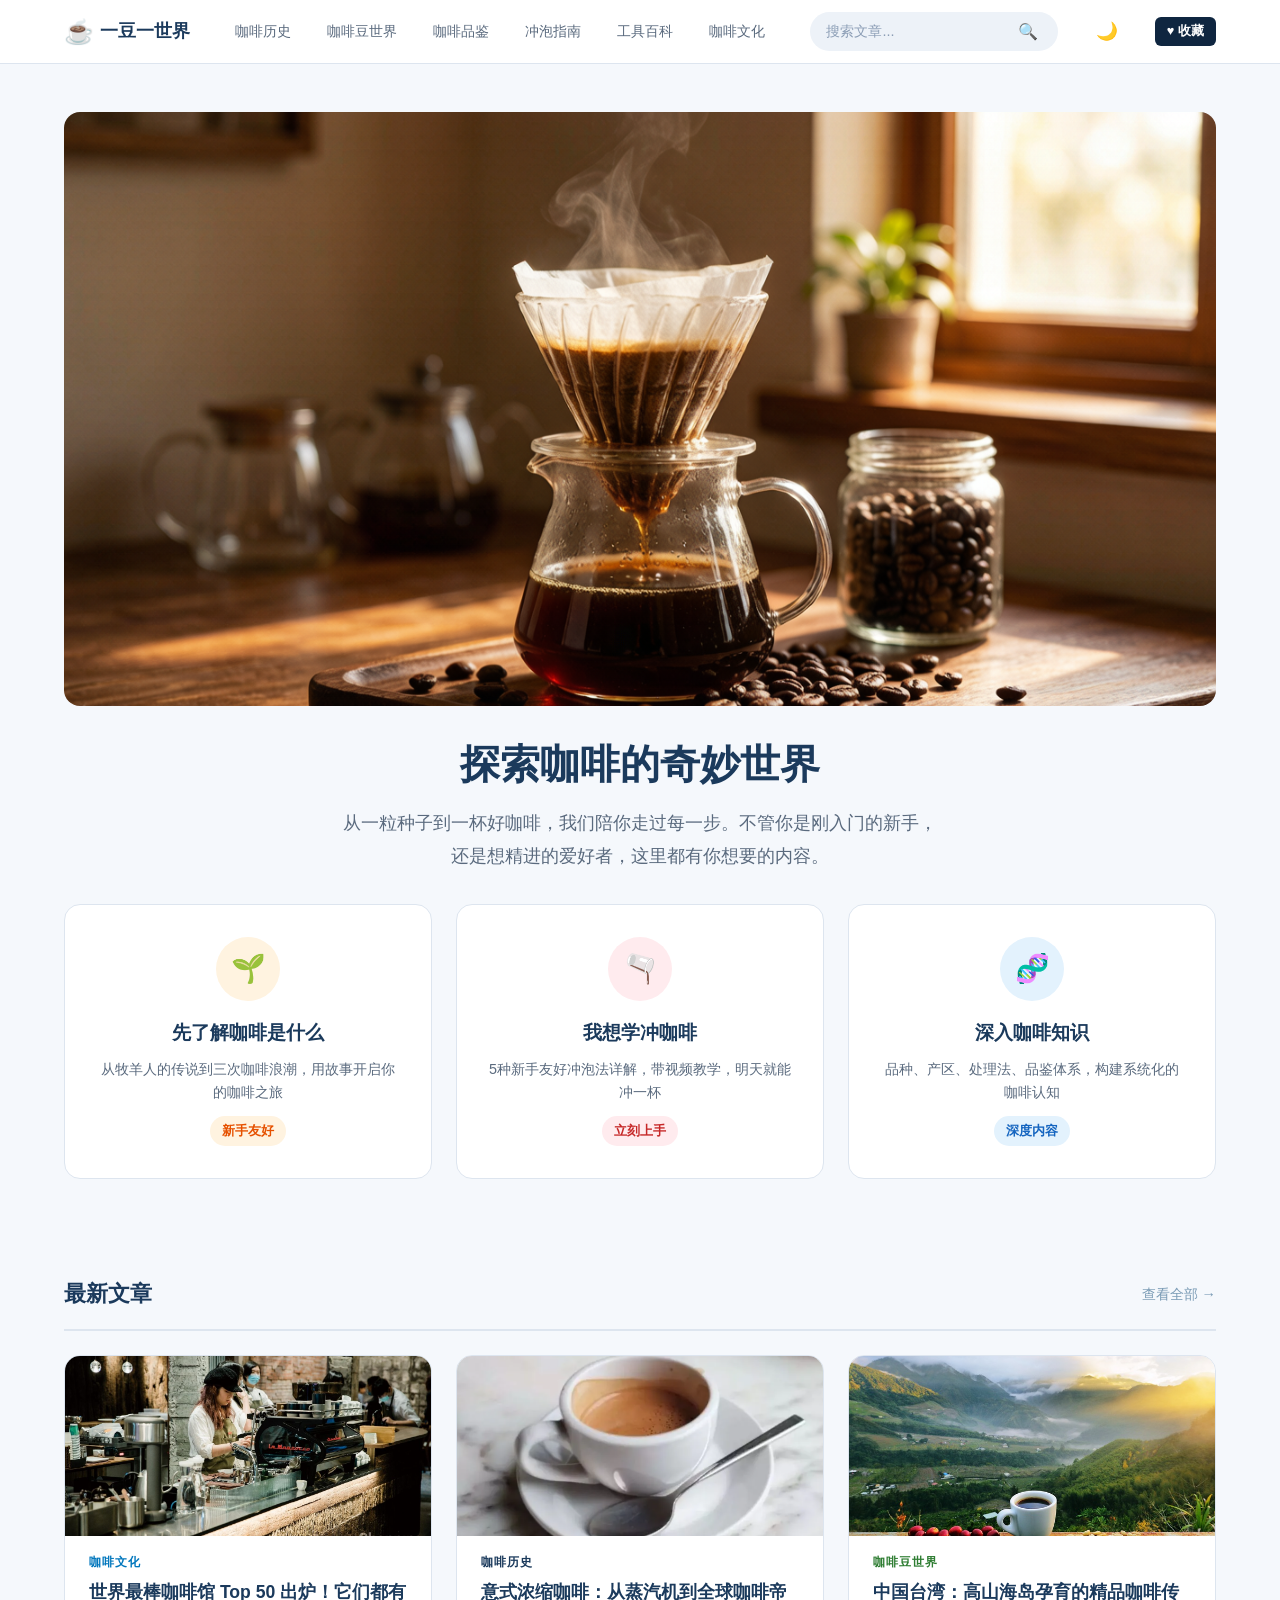
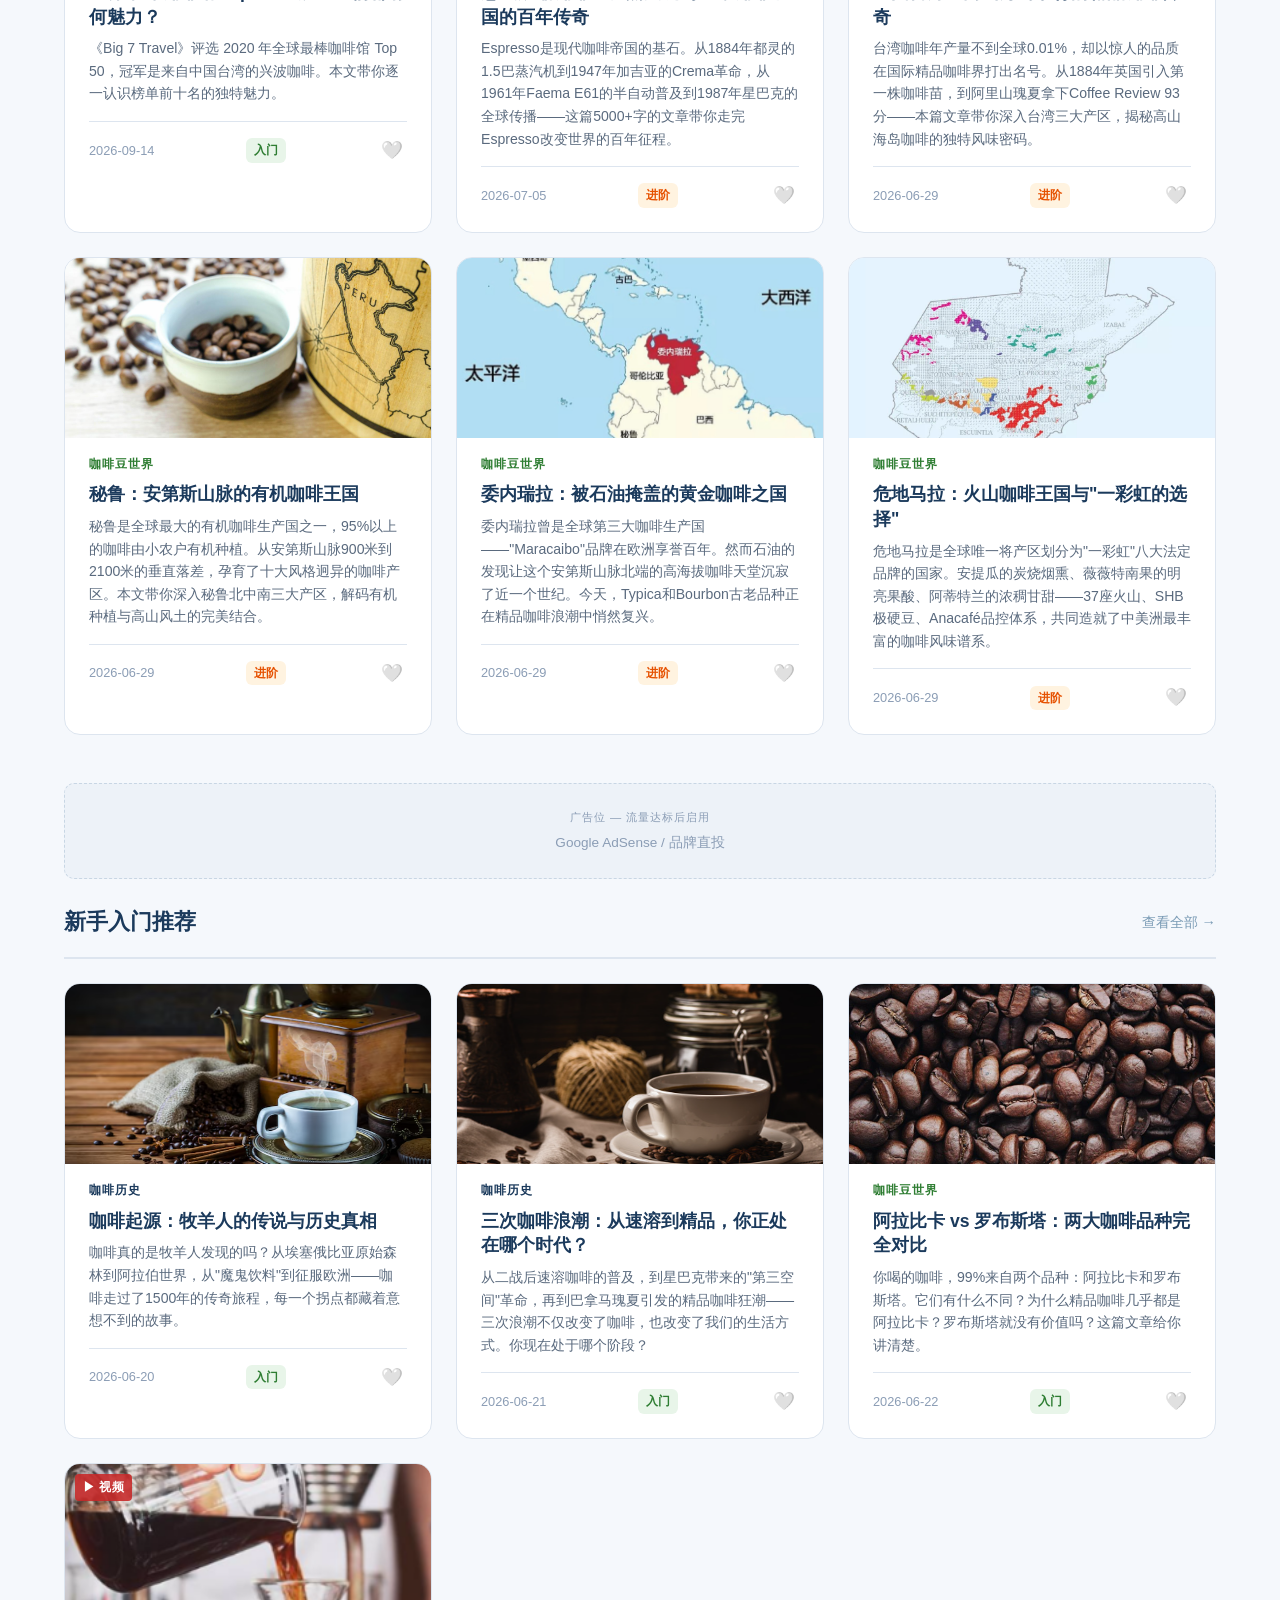
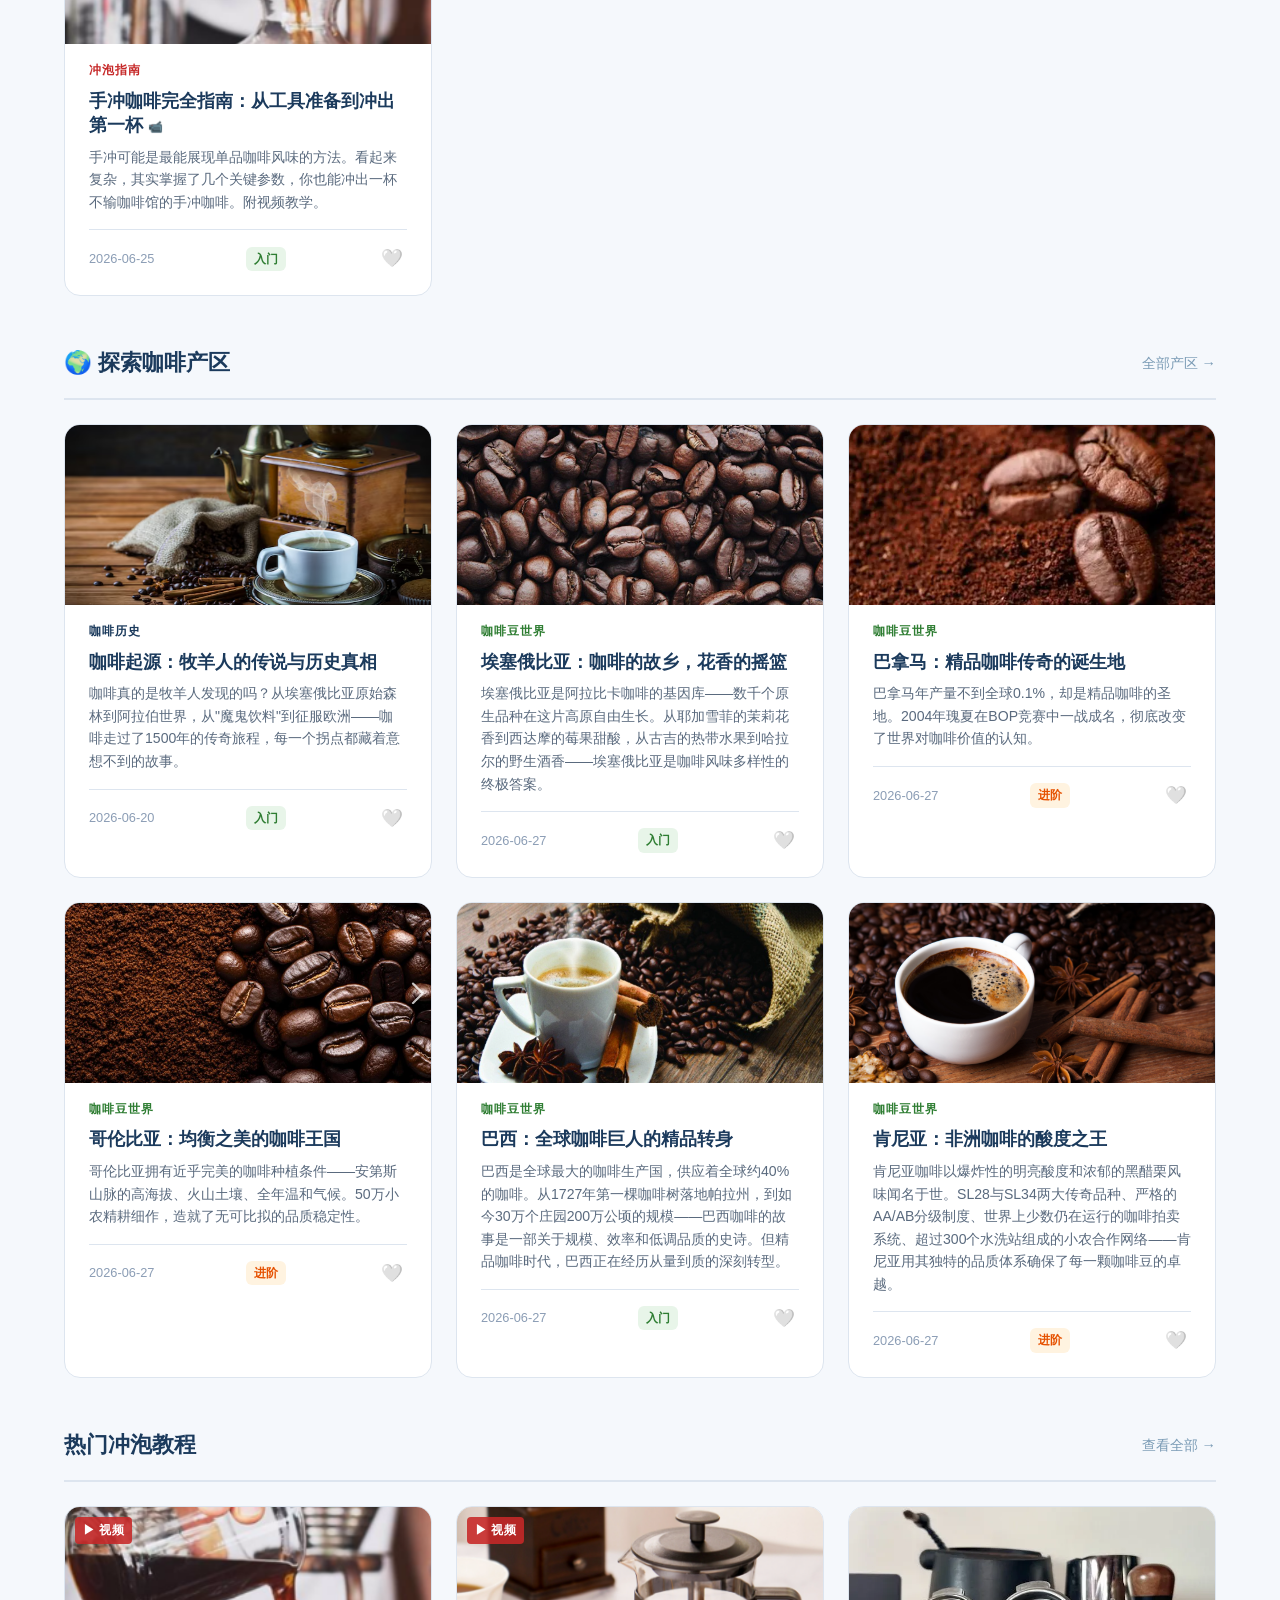
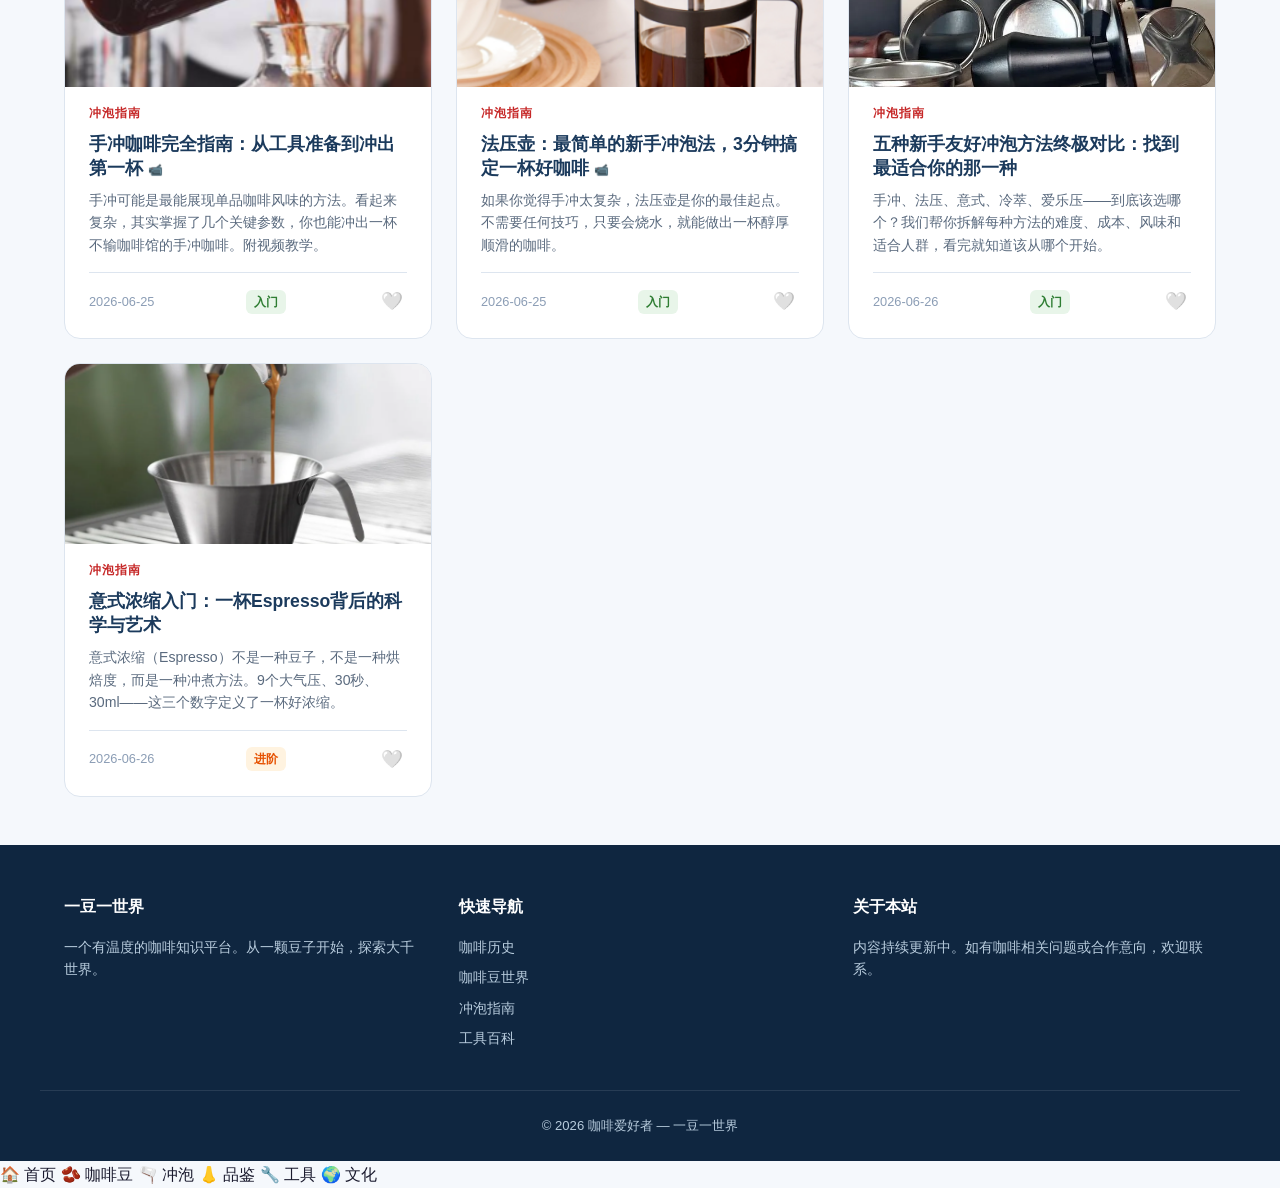
<file: index.html>
<!DOCTYPE html>
<html lang="zh-CN">
<head>
  <meta charset="UTF-8">
  <meta name="viewport" content="width=device-width,initial-scale=1.0,minimum-scale=1.0,maximum-scale=1.0,user-scalable=yes,viewport-fit=cover">
  <meta name="format-detection" content="telephone=no">
  <meta name="description" content="一豆一世界 — 有温度的咖啡知识平台。从零开始学咖啡，历史、品种、品鉴、冲泡、工具。">
  <title>一豆一世界</title>
  <link rel="stylesheet" href="css/style.css">
</head>
<body>

  <!-- 导航栏 -->
  <nav class="navbar" id="navbar">
    <div class="nav-inner">
      <a href="#" class="nav-brand" data-route="home">
        <span class="nav-brand-icon">☕</span>
        <span class="nav-brand-text">一豆一世界</span>
      </a>
      <button class="nav-toggle" id="navToggle" aria-label="菜单">☰</button>
      <div class="nav-links" id="navLinks">
        <a href="#" data-route="category/history">咖啡历史</a>
        <a href="#" data-route="category/beans">咖啡豆世界</a>
        <a href="#" data-route="category/tasting">咖啡品鉴</a>
        <a href="#" data-route="category/brewing">冲泡指南</a>
        <a href="#" data-route="category/tools">工具百科</a>
        <a href="#" data-route="category/culture">咖啡文化</a>
      </div>
      <div class="nav-search" id="navSearch">
        <input type="text" id="searchInput" placeholder="搜索文章..." autocomplete="off">
        <button class="nav-search-btn" id="searchBtn">🔍</button>
      </div>
      <button class="theme-toggle" id="themeToggle" aria-label="切换主题" title="日间/夜间模式">🌙</button>
      <button class="auth-btn" id="authBtn" title="我的收藏" onclick="navigate('favorites')">♥ 收藏</button>
    </div>
  </nav>

  <!-- 主内容区 -->
  <main id="app">
    <div class="loading-skeleton">
      <div class="skeleton-hero"></div>
      <div class="skeleton-cards">
        <div class="skeleton-card"></div>
        <div class="skeleton-card"></div>
        <div class="skeleton-card"></div>
      </div>
    </div>
  </main>

  <!-- 页脚 -->
  <footer class="footer">
    <div class="footer-inner">
      <div class="footer-col">
        <h4>一豆一世界</h4>
        <p>一个有温度的咖啡知识平台。从一颗豆子开始，探索大千世界。</p>
      </div>
      <div class="footer-col">
        <h4>快速导航</h4>
        <a href="#" data-route="category/history">咖啡历史</a>
        <a href="#" data-route="category/beans">咖啡豆世界</a>
        <a href="#" data-route="category/brewing">冲泡指南</a>
        <a href="#" data-route="category/tools">工具百科</a>
      </div>
      <div class="footer-col">
        <h4>关于本站</h4>
        <p>内容持续更新中。如有咖啡相关问题或合作意向，欢迎联系。</p>
      </div>
    </div>
    <div class="footer-bottom">
      &copy; 2026 咖啡爱好者 — 一豆一世界
    </div>
  </footer>

  <!-- 移动端底部导航 -->
  <nav class="mobile-tabs" id="mobileTabs">
    <a href="#" data-route="home" class="mobile-tab active" onclick="navigate('home');return false">
      <span class="mobile-tab-icon">🏠</span>
      <span class="mobile-tab-label">首页</span>
    </a>
    <a href="#" data-route="category/beans" class="mobile-tab" onclick="navigate('category/beans');return false">
      <span class="mobile-tab-icon">🫘</span>
      <span class="mobile-tab-label">咖啡豆</span>
    </a>
    <a href="#" data-route="category/brewing" class="mobile-tab" onclick="navigate('category/brewing');return false">
      <span class="mobile-tab-icon">🫗</span>
      <span class="mobile-tab-label">冲泡</span>
    </a>
    <a href="#" data-route="category/tasting" class="mobile-tab" onclick="navigate('category/tasting');return false">
      <span class="mobile-tab-icon">👃</span>
      <span class="mobile-tab-label">品鉴</span>
    </a>
    <a href="#" data-route="category/tools" class="mobile-tab" onclick="navigate('category/tools');return false">
      <span class="mobile-tab-icon">🔧</span>
      <span class="mobile-tab-label">工具</span>
    </a>
    <a href="#" data-route="category/culture" class="mobile-tab" onclick="navigate('category/culture');return false">
      <span class="mobile-tab-icon">🌍</span>
      <span class="mobile-tab-label">文化</span>
    </a>
  </nav>

  <script src="data/articles_data.js" defer></script>
  <script src="js/app.js" defer></script>
  <script src="js/favorites.js" defer></script>

  <!-- 访问统计：GoatCounter（免登录、免 Cookie 同意、隐私友好） -->
  <script data-goatcounter="https://coffeelover.goatcounter.com/count" async src="https://gc.zgo.at/count.js"></script>
</body>
</html>
</file>
<file: css/style.css>
/* ===== 咖啡爱好者 - 设计系统 ===== */
:root {
  /* 主色调 - 浅蓝/海军蓝系 */
  --coffee-dark: #1B3A5C;
  --coffee-brown: #2C5F8A;
  --coffee-medium: #7A9BB5;
  --coffee-light: #B8CCDD;
  --coffee-cream: #EEF3F8;
  --coffee-bg: #F5F8FC;
  --brand-blue: #1B3A5C;
  --brand-navy: #0F2640;
  
  /* 强调色 - 金色保留咖啡温暖感 */
  --accent-amber: #D4A056;
  --accent-gold: #C7923E;
  --accent-warm: #E8B86D;
  
  /* 功能色 */
  --success: #2E7D32;
  --info: #1565C0;
  --warning: #E65100;
  --danger: #C62828;
  
  /* 分类色 */
  --cat-history: #1B3A5C;
  --cat-beans: #2E7D32;
  --cat-tasting: #E65100;
  --cat-brewing: #C62828;
  --cat-tools: #6A1B9A;
  --cat-culture: #0277BD;
  
  /* 文字 */
  --text-primary: #1A1A2E;
  --text-secondary: #5A6A7E;
  --text-tertiary: #8B9DB5;
  --text-inverse: #FFFFFF;
  
  /* 背景 */
  --bg-white: #FFFFFF;
  --bg-card: #FFFFFF;
  --bg-page: #F5F8FC;
  --bg-hover: #EDF2F8;
  
  /* 边框 */
  --border-light: #DDE5EF;
  --border-medium: #C8D6E4;
  
  /* 阴影 */
  --shadow-sm: 0 1px 3px rgba(0,0,0,0.06);
  --shadow-md: 0 4px 12px rgba(0,0,0,0.08);
  --shadow-lg: 0 8px 30px rgba(0,0,0,0.12);
  
  /* 圆角 */
  --radius-sm: 6px;
  --radius-md: 10px;
  --radius-lg: 16px;
  --radius-xl: 24px;
  
  /* 字体 */
  --font-sans: -apple-system, BlinkMacSystemFont, "Segoe UI", "PingFang SC", "Microsoft YaHei", sans-serif;
  --font-serif: "Noto Serif SC", "STSong", "SimSun", serif;
  
  /* 间距 */
  --space-xs: 4px;
  --space-sm: 8px;
  --space-md: 16px;
  --space-lg: 24px;
  --space-xl: 32px;
  --space-2xl: 48px;
  
  /* 导航 */
  --nav-height: 64px;
}

/* ===== 全局重置 ===== */
* { margin: 0; padding: 0; box-sizing: border-box; }
html { scroll-behavior: smooth; font-size: 16px; -webkit-text-size-adjust: 100%; }
body {
  font-family: var(--font-sans);
  color: var(--text-primary);
  background: var(--bg-page);
  line-height: 1.7;
  -webkit-font-smoothing: antialiased;
}

a { color: inherit; text-decoration: none; }
img { max-width: 100%; height: auto; display: block; }
ul, ol { list-style: none; }

/* ===== 顶部导航 ===== */
.navbar {
  position: sticky; top: 0; z-index: 1000;
  background: rgba(255,255,255,0.95);
  backdrop-filter: blur(12px);
  border-bottom: 1px solid var(--border-light);
  height: var(--nav-height);
  display: flex; align-items: center;
}
.nav-inner {
  max-width: 1200px; margin: 0 auto; padding: 0 var(--space-lg);
  display: flex; align-items: center; justify-content: space-between;
  width: 100%;
}
.nav-brand {
  font-size: 1.1rem; font-weight: 700;
  color: var(--coffee-dark); line-height: 1.15;
  display: flex; align-items: center; gap: 6px;
}
.nav-brand-icon { font-size: 1.5rem; flex-shrink: 0; }
.nav-brand-text { display: inline-block; }
.nav-brand-br { display: none; }
.nav-links { display: flex; gap: 4px; align-items: center; }
.nav-links a, .nav-links button {
  padding: 8px 16px; border-radius: var(--radius-sm);
  font-size: 0.9rem; color: var(--text-secondary);
  transition: all 0.2s; border: none; background: none; cursor: pointer;
  font-family: var(--font-sans);
}
.nav-links a:hover, .nav-links button:hover { background: var(--bg-hover); color: var(--coffee-dark); }
.nav-links a.active, .nav-links button.active { color: var(--brand-navy); font-weight: 600; background: var(--coffee-cream); }
.nav-toggle { display: none; }
.nav-search {
  display: flex; align-items: center; gap: 8px;
  background: var(--bg-hover); border-radius: var(--radius-xl);
  padding: 6px 16px; transition: all 0.3s;
}
.nav-search:focus-within { background: var(--bg-white); box-shadow: var(--shadow-sm); }
.nav-search input {
  border: none; background: none; outline: none;
  font-size: 0.9rem; width: 180px; color: var(--text-primary);
  font-family: var(--font-sans);
}
.nav-search input::placeholder { color: var(--text-tertiary); }
.nav-search-btn {
  background: none; border: none; cursor: pointer;
  color: var(--text-tertiary); font-size: 1rem; padding: 4px;
  transition: color 0.2s;
}
.nav-search-btn:hover { color: var(--coffee-dark); }
.theme-toggle {
  background: none; border: none; cursor: pointer;
  font-size: 1.1rem; padding: 4px; margin-left: 4px;
  border-radius: 50%; transition: background 0.2s;
  display: flex; align-items: center; justify-content: center; line-height: 1;
}
.theme-toggle:hover { background: var(--bg-page); }
.auth-btn {
  background: var(--brand-navy); color: #fff; border: none;
  font-size: 0.8rem; font-weight: 600; padding: 6px 12px;
  border-radius: var(--radius-sm); cursor: pointer;
  transition: opacity 0.2s; margin-left: 4px; white-space: nowrap;
}
.auth-btn:hover { opacity: 0.85; }

/* 收藏按钮 */
.fav-btn {
  background: none; border: none; cursor: pointer;
  font-size: 1.1rem; padding: 2px 4px; transition: transform 0.2s;
}
.fav-btn:hover { transform: scale(1.2); }
.fav-btn.favorited { }
.favorited-lg {
  font-size: 0.9rem; padding: 4px 10px; margin-left: auto;
  border-radius: var(--radius-sm); border: 1px solid var(--border-light);
  background: var(--bg-white);
}

/* 登录弹窗 */
.modal-overlay {
  position: fixed; top: 0; left: 0; right: 0; bottom: 0;
  background: rgba(0,0,0,0.4); z-index: 2000;
  display: flex; align-items: center; justify-content: center;
}
.modal {
  background: var(--bg-white); border-radius: var(--radius-lg);
  padding: 32px; max-width: 380px; width: 90%;
  position: relative; box-shadow: 0 8px 32px rgba(0,0,0,0.15);
}
.modal h3 { margin: 0 0 8px; font-size: 1.2rem; }
.modal-desc { color: var(--text-tertiary); margin: 0 0 20px; font-size: 0.9rem; }
.modal-input {
  width: 100%; padding: 10px 14px; margin-bottom: 12px;
  border: 1px solid var(--border-light); border-radius: var(--radius-sm);
  font-size: 0.95rem; font-family: var(--font-sans);
  box-sizing: border-box;
}
.modal-actions { display: flex; gap: 10px; margin-top: 8px; }
.modal-close {
  position: absolute; top: 12px; right: 16px;
  background: none; border: none; font-size: 1.5rem;
  cursor: pointer; color: var(--text-tertiary);
}
.btn-primary {
  flex: 1; padding: 10px; border: none; border-radius: var(--radius-sm);
  background: var(--brand-navy); color: #fff; font-weight: 600;
  cursor: pointer; font-size: 0.9rem;
}
.btn-secondary {
  flex: 1; padding: 10px; border: 1px solid var(--border-light);
  border-radius: var(--radius-sm); background: var(--bg-white);
  color: var(--text-primary); font-weight: 600;
  cursor: pointer; font-size: 0.9rem;
}

/* 用户菜单 */
.user-menu {
  position: absolute; top: 100%; right: 0;
  background: var(--bg-white); border-radius: var(--radius-md);
  box-shadow: var(--shadow-card); min-width: 140px;
  z-index: 100; overflow: hidden; margin-top: 8px;
  border: 1px solid var(--border-light);
}
.user-menu-item {
  padding: 10px 16px; font-size: 0.9rem; cursor: pointer;
  transition: background 0.2s;
}
.user-menu-item:hover { background: var(--bg-hover); }
#navSearch { position: relative; }

/* ===== 主容器 ===== */
.container { max-width: 1200px; margin: 0 auto; padding: 0 var(--space-lg); overflow: visible; }

/* ===== 首页 Hero ===== */
.hero {
  padding: var(--space-2xl) 0;
  text-align: center;
}
.hero-title {
  font-size: 2.5rem; font-weight: 800; color: var(--coffee-dark);
  margin-bottom: var(--space-md); line-height: 1.3;
}
.hero-subtitle {
  font-size: 1.15rem; color: var(--text-secondary); max-width: 600px;
  margin: 0 auto var(--space-xl); line-height: 1.8;
}

/* ===== 三入口卡片 ===== */
.entry-cards {
  display: grid;
  grid-template-columns: repeat(3, 1fr);
  gap: var(--space-lg);
  margin-bottom: var(--space-2xl);
}
.entry-card {
  background: var(--bg-card); border-radius: var(--radius-lg);
  padding: var(--space-xl); text-align: center;
  border: 1px solid var(--border-light); cursor: pointer;
  transition: all 0.3s;
}
.entry-card:hover { transform: translateY(-4px); box-shadow: var(--shadow-lg); }
.entry-card-icon {
  width: 64px; height: 64px; border-radius: 50%;
  display: flex; align-items: center; justify-content: center;
  margin: 0 auto var(--space-md); font-size: 1.75rem;
}
.entry-card-icon.beginner { background: #FFF3E0; }
.entry-card-icon.practical { background: #FFEBEE; }
.entry-card-icon.expert { background: #E3F2FD; }
.entry-card h3 { font-size: 1.2rem; margin-bottom: 8px; color: var(--coffee-dark); }
.entry-card p { font-size: 0.9rem; color: var(--text-secondary); line-height: 1.6; }
.entry-card-tag {
  display: inline-block; margin-top: 12px;
  padding: 4px 12px; border-radius: var(--radius-xl);
  font-size: 0.8rem; font-weight: 600;
}
.entry-card-tag.beginner { background: #FFF3E0; color: #E65100; }
.entry-card-tag.practical { background: #FFEBEE; color: #C62828; }
.entry-card-tag.expert { background: #E3F2FD; color: #1565C0; }

/* ===== 板块标题 ===== */
.section-header {
  display: flex; align-items: center; justify-content: space-between;
  margin-bottom: var(--space-lg); padding-bottom: var(--space-md);
  border-bottom: 2px solid var(--border-light);
}
.section-title {
  font-size: 1.4rem; font-weight: 700; color: var(--coffee-dark);
}
.section-more { font-size: 0.9rem; color: var(--coffee-medium); cursor: pointer; }
.section-more:hover { color: var(--brand-navy); }

/* ===== 文章卡片网格 ===== */
.article-grid {
  display: grid;
  grid-template-columns: repeat(auto-fill, minmax(340px, 1fr));
  gap: var(--space-lg);
  margin-bottom: var(--space-2xl);
}
.article-card {
  background: var(--bg-card); border-radius: var(--radius-lg);
  overflow: hidden; border: 1px solid var(--border-light);
  transition: all 0.3s; cursor: pointer;
}
.article-card:hover { transform: translateY(-3px); box-shadow: var(--shadow-md); }
.article-card-cover {
  height: 180px; display: flex; align-items: center; justify-content: center;
  font-size: 2.5rem; position: relative; overflow: hidden;
}
.video-badge {
  position: absolute; top: 10px; left: 10px;
  background: rgba(200, 40, 40, 0.88); color: #fff;
  font-size: 0.75rem; font-weight: 600; padding: 3px 8px;
  border-radius: 4px; z-index: 2; letter-spacing: 0.5px;
}
.article-card-cover.history { background: linear-gradient(135deg, #EEF3F8, #D0DFF0); }
.article-card-cover.beans { background: linear-gradient(135deg, #E8F5E9, #C8E6C9); }
.article-card-cover.tasting { background: linear-gradient(135deg, #FFF3E0, #FFE0B2); }
.article-card-cover.brewing { background: linear-gradient(135deg, #FFEBEE, #FFCDD2); }
.article-card-cover.tools { background: linear-gradient(135deg, #F3E5F5, #E1BEE7); }
.article-card-cover.culture { background: linear-gradient(135deg, #E3F2FD, #BBDEFB); }
.article-card-body { padding: var(--space-md) var(--space-lg) var(--space-lg); }
.article-card-category {
  font-size: 0.75rem; font-weight: 600; text-transform: uppercase;
  letter-spacing: 1px; margin-bottom: 8px;
}
.article-card-category.history { color: var(--cat-history); }
.article-card-category.beans { color: var(--cat-beans); }
.article-card-category.tasting { color: var(--cat-tasting); }
.article-card-category.brewing { color: var(--cat-brewing); }
.article-card-category.tools { color: var(--cat-tools); }
.article-card-category.culture { color: var(--cat-culture); }
.article-card-body h3 {
  font-size: 1.1rem; font-weight: 700; color: var(--coffee-dark);
  margin-bottom: 8px; line-height: 1.4;
}
.article-card-body p {
  font-size: 0.88rem; color: var(--text-secondary); line-height: 1.6;
}
.article-card-footer {
  display: flex; align-items: center; justify-content: space-between;
  margin-top: var(--space-md); padding-top: var(--space-md);
  border-top: 1px solid var(--border-light);
  font-size: 0.8rem; color: var(--text-tertiary);
}
.article-card-level {
  padding: 2px 8px; border-radius: var(--radius-sm); font-size: 0.75rem; font-weight: 600;
}
.article-card-level.beginner { background: #E8F5E9; color: #2E7D32; }
.article-card-level.intermediate { background: #FFF3E0; color: #E65100; }
.article-card-level.advanced { background: #FFEBEE; color: #C62828; }

/* ===== 广告位占位 ===== */
.ad-slot {
  background: var(--bg-hover); border: 1px dashed var(--border-medium);
  border-radius: var(--radius-md); padding: var(--space-lg);
  text-align: center; color: var(--text-tertiary); font-size: 0.85rem;
  margin-bottom: var(--space-xl);
}
.ad-slot.sidebar { min-height: 250px; }
.ad-slot.inline { min-height: 90px; margin: var(--space-lg) 0; }
.ad-slot-label {
  font-size: 0.7rem; text-transform: uppercase; letter-spacing: 1px;
  margin-bottom: 4px; color: var(--text-tertiary);
}

/* ===== 侧边栏 ===== */
.page-layout {
  display: grid;
  grid-template-columns: 1fr 300px;
  gap: var(--space-xl);
  margin-top: var(--space-xl);
}
@media (max-width: 900px) { .page-layout { grid-template-columns: 1fr; } }

.sidebar-section {
  background: var(--bg-card); border-radius: var(--radius-lg);
  padding: var(--space-lg); border: 1px solid var(--border-light);
  margin-bottom: var(--space-lg);
}
.sidebar-section h4 {
  font-size: 1rem; font-weight: 700; color: var(--coffee-dark);
  margin-bottom: var(--space-md);
}

/* ===== 面包屑 ===== */
.breadcrumb {
  display: flex; align-items: center; gap: 8px;
  padding: var(--space-md) 0; font-size: 0.88rem; color: var(--text-tertiary);
}
.breadcrumb a { color: var(--coffee-medium); }
.breadcrumb a:hover { color: var(--coffee-dark); }
.breadcrumb span { color: var(--text-primary); }

/* ===== 文章详情页 ===== */
.article-detail { padding-top: var(--space-lg); }
.article-hero {
  text-align: center; padding: var(--space-2xl) 0; margin-bottom: var(--space-xl);
  border-radius: var(--radius-lg);
}
.article-hero.history { background: linear-gradient(135deg, #EEF3F8, #D0DFF0); }
.article-hero.beans { background: linear-gradient(135deg, #E8F5E9, #C8E6C9); }
.article-hero.tasting { background: linear-gradient(135deg, #FFF3E0, #FFE0B2); }
.article-hero.brewing { background: linear-gradient(135deg, #FFEBEE, #FFCDD2); }
.article-hero.tools { background: linear-gradient(135deg, #F3E5F5, #E1BEE7); }
.article-hero.culture { background: linear-gradient(135deg, #E3F2FD, #BBDEFB); }
.article-hero-icon { font-size: 3.5rem; margin-bottom: var(--space-md); }
.article-hero h1 {
  font-size: 2rem; font-weight: 800; color: var(--coffee-dark);
  margin-bottom: var(--space-sm); line-height: 1.3;
}
.article-meta {
  display: flex; align-items: center; justify-content: center; gap: var(--space-md);
  font-size: 0.88rem; color: var(--text-secondary);
}
.article-content {
  max-width: 750px; margin: 0 auto;
  padding: var(--space-xl) 0;
  word-break: break-word;
  overflow-wrap: anywhere;
}

/* 防止移动端文字溢出（不破坏表格布局） */
.article-content p,
.article-content h2,
.article-content h3,
.article-content h4,
.article-content li,
.article-content blockquote,
.article-content strong,
.article-content em,
.article-content code,
.article-content span,
.article-content div {
  max-width: 100%;
  word-break: break-word;
  overflow-wrap: anywhere;
  word-wrap: break-word;
  -ms-word-break: break-all;
  -webkit-hyphens: auto;
  hyphens: auto;
}

.article-content h2 {
  font-size: 1.4rem; font-weight: 700; color: var(--brand-navy);
  margin: var(--space-xl) 0 var(--space-md); padding-left: 12px;
  border-left: 3px solid var(--coffee-brown);
}
.article-content h3 {
  font-size: 1.15rem; font-weight: 700; color: var(--coffee-brown);
  margin: var(--space-lg) 0 var(--space-sm);
}
.article-content p {
  font-size: 1.05rem; line-height: 1.9; color: var(--text-primary);
  margin-bottom: var(--space-md);
}
.article-content ul, .article-content ol {
  margin: var(--space-md) 0; padding-left: var(--space-xl);
  max-width: 100%;
  overflow-wrap: anywhere;
}
.article-content li {
  font-size: 1.02rem; line-height: 1.8; margin-bottom: 6px;
  list-style: disc; color: var(--text-primary);
}
.article-content ol li { list-style: decimal; }
.article-content blockquote {
  background: var(--coffee-cream); border-left: 4px solid var(--coffee-brown);
  padding: var(--space-md) var(--space-lg); margin: var(--space-lg) 0;
  border-radius: 0 var(--radius-sm) var(--radius-sm) 0;
  font-style: italic; color: var(--text-secondary);
}
.article-content .highlight-box {
  background: var(--bg-white); border: 1px solid var(--coffee-brown);
  border-radius: var(--radius-md); padding: var(--space-md) var(--space-lg);
  margin: var(--space-lg) 0;
}

/* ===== 参数卡 ===== */
.param-card {
  display: grid; grid-template-columns: repeat(auto-fit, minmax(140px, 1fr));
  gap: var(--space-md); margin: var(--space-lg) 0;
}
.param-item {
  background: var(--bg-white); border: 1px solid var(--border-light);
  border-radius: var(--radius-md); padding: var(--space-md); text-align: center;
}
.param-item .param-label { font-size: 0.78rem; color: var(--text-tertiary); margin-bottom: 4px; }
.param-item .param-value { font-size: 1.1rem; font-weight: 700; color: var(--coffee-dark); }

/* ===== 视频容器 ===== */
.video-container {
  position: relative; padding-bottom: 56.25%; height: 0; overflow: hidden;
  margin: var(--space-lg) 0; border-radius: var(--radius-md);
  background: #000;
}
.video-container iframe {
  position: absolute; top: 0; left: 0; width: 100%; height: 100%; border: none;
}

/* ===== 步骤卡片 ===== */
.step-list { margin: var(--space-lg) 0; }
.step-item {
  display: flex; gap: var(--space-md); padding: var(--space-md);
  background: var(--bg-white); border-radius: var(--radius-md);
  border: 1px solid var(--border-light); margin-bottom: var(--space-sm);
}
.step-num {
  width: 36px; height: 36px; border-radius: 50%;
  background: var(--coffee-brown); color: var(--text-inverse);
  display: flex; align-items: center; justify-content: center;
  font-weight: 700; font-size: 0.9rem; flex-shrink: 0;
}
.step-content h4 { font-size: 1rem; font-weight: 700; margin-bottom: 4px; color: var(--coffee-dark); }
.step-content p { font-size: 0.9rem; color: var(--text-secondary); margin: 0; }

/* ===== 提示框 ===== */
.tip-box {
  display: flex; gap: var(--space-sm); align-items: flex-start;
  background: #EEF3F8; border-radius: var(--radius-md);
  padding: var(--space-md); margin: var(--space-lg) 0;
}
.tip-box.success { background: #E8F5E9; }
.tip-box.warning { background: #FFF3E0; }
.tip-box.danger { background: #FFEBEE; }
.tip-box-icon { font-size: 1.25rem; flex-shrink: 0; margin-top: 2px; }
.tip-box p { margin: 0; font-size: 0.95rem; }

/* ===== 商品推荐卡 ===== */
.product-recommend {
  display: grid; grid-template-columns: repeat(auto-fit, minmax(200px, 1fr));
  gap: var(--space-md); margin: var(--space-lg) 0;
}
.product-card {
  background: var(--bg-white); border: 1px solid var(--border-light);
  border-radius: var(--radius-md); padding: var(--space-lg); text-align: center;
  transition: all 0.3s;
}
.product-card:hover { border-color: var(--accent-amber); box-shadow: var(--shadow-sm); }
.product-card-name { font-weight: 700; font-size: 1rem; color: var(--coffee-dark); margin-bottom: 4px; }
.product-card-price { font-size: 1.1rem; color: var(--coffee-brown); font-weight: 600; margin-bottom: var(--space-sm); }
.product-card-link {
  display: inline-block; padding: 8px 20px; background: var(--accent-amber);
  color: var(--text-inverse); border-radius: var(--radius-xl);
  font-size: 0.88rem; font-weight: 600; transition: all 0.3s;
}
.product-card-link:hover { background: var(--accent-gold); }

/* ===== 相关文章 ===== */
.related-articles {
  margin: var(--space-2xl) 0; padding-top: var(--space-xl);
  border-top: 1px solid var(--border-light);
}

/* ===== 页脚 ===== */
.footer {
  background: var(--brand-navy); color: var(--coffee-light);
  padding: var(--space-2xl) 0 var(--space-lg);
  margin-top: var(--space-2xl);
}
.footer-inner {
  max-width: 1200px; margin: 0 auto; padding: 0 var(--space-lg);
  display: grid; grid-template-columns: repeat(3, 1fr); gap: var(--space-xl);
}
@media (max-width: 700px) { .footer-inner { grid-template-columns: 1fr; } }
.footer-col h4 {
  font-size: 1rem; font-weight: 700; color: var(--text-inverse);
  margin-bottom: var(--space-md);
}
.footer-col a, .footer-col p {
  font-size: 0.88rem; color: var(--coffee-light); display: block;
  margin-bottom: 8px; line-height: 1.6;
}
.footer-col a:hover { color: var(--accent-warm); }
.footer-bottom {
  max-width: 1200px; margin: var(--space-xl) auto 0; padding: var(--space-lg) var(--space-lg) 0;
  border-top: 1px solid rgba(255,255,255,0.1); text-align: center;
  font-size: 0.82rem; color: var(--coffee-light);
}

/* ===== 搜索 ===== */
.search-results { margin-top: var(--space-lg); }
.search-input-full {
  width: 100%; padding: 14px 20px; font-size: 1.1rem;
  border: 2px solid var(--border-light); border-radius: var(--radius-lg);
  outline: none; transition: border-color 0.3s; font-family: var(--font-sans);
}
.search-input-full:focus { border-color: var(--coffee-brown); }
.no-results { text-align: center; padding: var(--space-2xl); color: var(--text-tertiary); }

/* ===== 交互功能：对比表 ===== */
.comparison-table-wrapper {
  width: 100%;
  overflow-x: auto;
  -webkit-overflow-scrolling: touch;
  margin: var(--space-lg) 0;
}
.comparison-table {
  width: 100%; border-collapse: collapse; margin: 0;
  font-size: 0.9rem;
}
/* 文章内容区所有裸写 table 统一加横向滚动保护 */
.article-content table {
  display: block;
  width: 100%;
  overflow-x: auto;
  -webkit-overflow-scrolling: touch;
  max-width: 100%;
  border-collapse: collapse;
}
.article-content table thead,
.article-content table tbody,
.article-content table tr,
.article-content table th,
.article-content table td {
  word-break: normal;
  overflow-wrap: normal;
  white-space: normal;
  max-width: none;
}
.comparison-table th {
  background: var(--coffee-cream); padding: 12px 16px;
  text-align: left; font-weight: 700; color: var(--brand-navy);
}
.comparison-table td {
  padding: 12px 16px; border-bottom: 1px solid var(--border-light);
}
.comparison-table tr:hover td { background: var(--bg-hover); }
.comparison-table .highlight { background: #FFF8E1; font-weight: 600; }
.comparison-table .highlight:hover td { background: #FFF3CD; }

/* ===== 响应式 ===== */
/* ===== 移动端适配 ===== */
@media (max-width: 768px) {
  /* 导航栏 */
  .nav-links { display: none; flex-direction: column; }
  .nav-links.open { display: flex; position: absolute; top: 100%; left: 0; right: 0; background: var(--coffee-dark); padding: 8px 16px 16px; z-index: 100; box-shadow: 0 4px 12px rgba(0,0,0,0.3); }
  .nav-links.open a { color: #fff; padding: 10px 0; border-bottom: 1px solid rgba(255,255,255,0.15); font-size: 0.95rem; }
  .nav-toggle { display: none !important; }
  .nav-brand { font-size: 1rem; white-space: nowrap; }
  .nav-brand-icon { font-size: 1.3rem; }
  .nav-search { margin-left: 4px; padding: 4px 8px; gap: 2px; }
  .navbar { padding: 8px 0; }
  
  /* 首页英雄区 */
  .hero-section { padding: 48px 16px 40px; text-align: center; }
  .hero-title { font-size: 1.6rem; line-height: 1.3; }
  .hero-subtitle { font-size: 0.95rem; }
  .hero-cta { flex-direction: column; gap: 8px; }
  .hero-cta .btn { width: 100%; text-align: center; justify-content: center; }
  
  /* 入口卡片 */
  .entry-cards { grid-template-columns: 1fr; gap: 12px; padding: 0 8px; }
  
  /* 文章网格 */
  .article-grid { grid-template-columns: 1fr; gap: 12px; }
  .article-card-cover { height: 160px; }
  .article-card-body { padding: 12px 16px 16px; }
  .article-card-body h3 { font-size: 1rem; }
  .article-card-body p { font-size: 0.85rem; }
  
  /* 分类页 */
  .article-hero { padding: 28px 16px; }
  .article-hero h1 { font-size: 1.4rem; }
  .article-hero-icon { font-size: 2rem; }
  .section-title { font-size: 1.1rem; }
  
  /* 文章内页 */
  .article-content { padding: var(--space-md); font-size: 0.95rem; line-height: 1.75; }
  .article-content h2 { font-size: 1.25rem; margin-top: 24px; }
  .article-content h3 { font-size: 1.1rem; }
  .article-content img { max-width: 100%; height: auto; border-radius: 6px; }
  .article-content blockquote { margin: 16px 0; padding: 12px 16px; font-size: 0.9rem; max-width: 100%; }
  
  /* 视频嵌入 */
  .video-wrapper iframe, .video-wrapper { height: 220px; }
  
  /* 页面布局 */
  .page-layout { grid-template-columns: 1fr; gap: 16px; }
  .page-layout aside { margin-top: 8px; }
  
  /* 表格滚动 */
  .comparison-table-wrapper { overflow-x: auto; -webkit-overflow-scrolling: touch; max-width: 100vw; }
  .comparison-table { width: 100%; min-width: auto; }
  .comparison-table th, .comparison-table td { padding: 8px 10px; font-size: 0.8rem; }
  .comparison-table th { font-size: 0.75rem; }
  
  /* 地图横向滚动 */
  .map-scroll-container {
    overflow-x: auto;
    -webkit-overflow-scrolling: touch;
    margin-bottom: 16px;
    position: relative;
  }
  .map-scroll-hint {
    display: block;
    text-align: center;
    font-size: 0.78rem;
    color: var(--text-secondary);
    margin-bottom: 8px;
    animation: fadeHint 3s ease-in-out;
    opacity: 0.7;
  }
  
  /* 提示框 */
  .tip-box { padding: 12px 14px; font-size: 0.88rem; margin: 16px 0; }
  
  /* 步骤列表 */
  .step-item { gap: 10px; }
  .step-number { width: 28px; height: 28px; font-size: 0.85rem; flex-shrink: 0; }
  
  /* 面包屑 */
  .breadcrumb { font-size: 0.8rem; padding: 12px 8px 0; }
  
  /* 页脚 */
  .footer { padding: 24px 16px; }
  .footer-inner { grid-template-columns: 1fr; gap: 16px; }
  .footer-brand { font-size: 1.1rem; }
  
  /* 容器 */
  .container { padding: 0 12px; }
  
  /* 屏幕广告 */
  .ad-placeholder { padding: 16px; font-size: 0.8rem; }
  
  /* 搜索 */
  #searchInput { width: 100px; font-size: 0.8rem; padding: 5px 8px; }
  .nav-search-btn { padding: 4px 6px; font-size: 0.9rem; }
  .theme-toggle { font-size: 1rem; padding: 2px; margin-left: 2px; }
  
  /* 产品推荐 */
  .product-recommend { grid-template-columns: 1fr; }
  .product-card { padding: 12px; }
  
  /* 相关文章侧边栏 */
  .related-articles .article-grid { grid-template-columns: 1fr; }
  
  /* SVG地图容器 */
  .map-container svg { width: 100%; height: auto; }
  #coffee-origin-map { min-height: auto !important; padding: 8px !important; }
  #coffee-origin-map svg { width: 100%; height: auto; }
  
  /* 酿造推荐器 */
  .interactive-quiz { padding: 20px 16px; }
  .quiz-option { padding: 10px 14px; font-size: 0.9rem; }
  
  /* 饮品对比图 */
  .drink-chart { transform: scale(0.85); transform-origin: top left; }
  
  /* 移动端底部导航 */
  .mobile-tabs { display: none; }
}

/* ===== 移动端底部Tab导航 ===== */
@media (max-width: 768px) {
  .mobile-tabs {
    display: flex; position: fixed; bottom: 0; left: 0; right: 0; z-index: 999;
    background: rgba(255,255,255,0.96); backdrop-filter: blur(12px);
    border-top: 1px solid var(--border-light); padding: 6px 0 env(safe-area-inset-bottom);
    justify-content: space-around; box-shadow: 0 -2px 10px rgba(0,0,0,0.06);
  }
  .mobile-tab {
    display: flex; flex-direction: column; align-items: center; gap: 2px;
    text-decoration: none; color: var(--text-tertiary); font-size: 0.65rem;
    padding: 4px 12px; border-radius: 8px; transition: all 0.2s;
  }
  .mobile-tab.active, .mobile-tab:hover { color: var(--brand-navy); }
  .mobile-tab-icon { font-size: 1.3rem; }
  .mobile-tab-label { font-weight: 500; }
  
  body { padding-bottom: 70px; }
}

/* ===== 黑暗模式 ===== */
[data-theme="dark"] {
  --bg-page: #1a1d23;
  --bg-white: #24272e;
  --bg-hover: #2e323a;
  --text-primary: #e4e6ea;
  --text-secondary: #b0b5bd;
  --text-tertiary: #7a8088;
  --border-light: #383c44;
  --coffee-dark: #8bacd4;
  --coffee-brown: #4a7faa;
  --coffee-cream: #2a3040;
  --brand-navy: #6ba0d6;
  --shadow-sm: 0 2px 8px rgba(0,0,0,0.3);
  --shadow-card: 0 4px 16px rgba(0,0,0,0.4);
  --nav-height: 64px;
  --font-serif: 'Georgia', 'Times New Roman', serif;
  --font-sans: 'Inter', -apple-system, BlinkMacSystemFont, 'Segoe UI', sans-serif;
  --radius-sm: 6px; --radius-md: 10px; --radius-lg: 14px; --radius-xl: 20px;
  --space-xs: 4px; --space-sm: 8px; --space-md: 16px; --space-lg: 24px; --space-xl: 40px;
  --accent-color: #e8a340;
}

[data-theme="dark"] .navbar { background: rgba(30,33,40,0.95); }
[data-theme="dark"] .hero { background: linear-gradient(180deg, #1e2128 0%, #1a1d23 100%); }
[data-theme="dark"] .article-hero { background: linear-gradient(135deg, #1e2a38, #243044); }
[data-theme="dark"] .article-hero h1 { color: #e4e6ea; }
[data-theme="dark"] .article-hero .article-hero-icon { color: #6ba0d6; }
[data-theme="dark"] .article-card { background: #24272e; border-color: #383c44; }
[data-theme="dark"] .article-card:hover { box-shadow: 0 4px 16px rgba(0,0,0,0.5); }
[data-theme="dark"] .article-card-body h3 { color: #e4e6ea; }
[data-theme="dark"] .article-card-body p { color: #b0b5bd; }
[data-theme="dark"] .entry-card { background: #24272e; }
[data-theme="dark"] .entry-card:hover { box-shadow: 0 4px 16px rgba(0,0,0,0.5); }
[data-theme="dark"] .entry-card h3 { color: #e4e6ea; }
[data-theme="dark"] .entry-card p { color: #b0b5bd; }
[data-theme="dark"] .article-content { color: #e4e6ea; }
[data-theme="dark"] .article-content h2, [data-theme="dark"] .article-content h3 { color: #8bacd4; }
[data-theme="dark"] .tip-box { background: #2a3040; border-left-color: #6ba0d6; color: #b0b5bd; }
[data-theme="dark"] .comparison-table th { background: #2e323a; color: #b0b5bd; }
[data-theme="dark"] .comparison-table td { background: #24272e; color: #e4e6ea; }
[data-theme="dark"] .footer { background: #1a1d23; border-top-color: #383c44; }
[data-theme="dark"] .footer h4, [data-theme="dark"] .footer a { color: #8bacd4; }
[data-theme="dark"] .footer p { color: #b0b5bd; }
[data-theme="dark"] .mobile-tabs { background: rgba(30,33,40,0.96); border-top-color: #383c44; }
[data-theme="dark"] .step-item { background: #24272e; border-color: #383c44; }
[data-theme="dark"] .nav-search { background: #2e323a; }
[data-theme="dark"] .nav-search input { color: #e4e6ea; }
[data-theme="dark"] .loading-skeleton { }
[data-theme="dark"] .skeleton-hero { background: linear-gradient(90deg, #2e323a 25%, #383c44 50%, #2e323a 75%); background-size: 200% 100%; }
[data-theme="dark"] .skeleton-card { background: linear-gradient(90deg, #2e323a 25%, #383c44 50%, #2e323a 75%); background-size: 200% 100%; }
[data-theme="dark"] blockquote { background: #2a3040; border-left-color: #6ba0d6; color: #b0b5bd; }
[data-theme="dark"] .product-card { background: #24272e; border-color: #383c44; }
[data-theme="dark"] .breadcrumb { color: #b0b5bd; }
[data-theme="dark"] .breadcrumb a { color: #6ba0d6; }
[data-theme="dark"] .section-title { color: #e4e6ea; }
[data-theme="dark"] .search-highlight { color: #e8a340; }
[data-theme="dark"] .no-results { color: #b0b5bd; }
[data-theme="dark"] .ad-placeholder { background: #2a3040; border-color: #383c44; }
[data-theme="dark"] .article-card-level.beginner { background: #1a3a2a; color: #4caf88; }
[data-theme="dark"] .article-card-level.intermediate { background: #3a2a1a; color: #e8a340; }
[data-theme="dark"] .article-card-level.advanced { background: #3a1a2a; color: #e8736a; }
[data-theme="dark"] .modal { background: #24272e; border: 1px solid #383c44; }
[data-theme="dark"] .modal-input { background: #1a1d23; border-color: #383c44; color: #e4e6ea; }
[data-theme="dark"] .user-menu { background: #24272e; border-color: #383c44; }
[data-theme="dark"] .btn-secondary { background: #2e323a; color: #e4e6ea; border-color: #383c44; }
[data-theme="dark"] .favorited-lg { background: #24272e; border-color: #383c44; color: #e4e6ea; }
.hidden { display: none !important; }
.text-center { text-align: center; }
.mt-lg { margin-top: var(--space-lg); }
.mb-lg { margin-bottom: var(--space-lg); }

/* ===== 加载骨架屏 ===== */
.loading-skeleton { padding: 32px 16px; max-width: 1200px; margin: 0 auto; }
.skeleton-hero {
  height: 200px; background: linear-gradient(90deg, #e8ecf1 25%, #f0f3f6 50%, #e8ecf1 75%);
  background-size: 200% 100%; animation: shimmer 1.5s infinite;
  border-radius: 12px; margin-bottom: 24px;
}
.skeleton-cards { display: grid; grid-template-columns: repeat(3, 1fr); gap: 16px; }
.skeleton-card {
  height: 280px; background: linear-gradient(90deg, #e8ecf1 25%, #f0f3f6 50%, #e8ecf1 75%);
  background-size: 200% 100%; animation: shimmer 1.5s infinite;
  border-radius: 12px;
}
@keyframes shimmer { 0% { background-position: 200% 0; } 100% { background-position: -200% 0; } }
@keyframes fadeHint { 0% { opacity: 0; } 20% { opacity: 0.7; } 80% { opacity: 0.7; } 100% { opacity: 0; } }

@media (max-width: 768px) {
  .skeleton-cards { grid-template-columns: 1fr; }
  .skeleton-hero { height: 140px; }
  .skeleton-card { height: 200px; }
}
</file>
